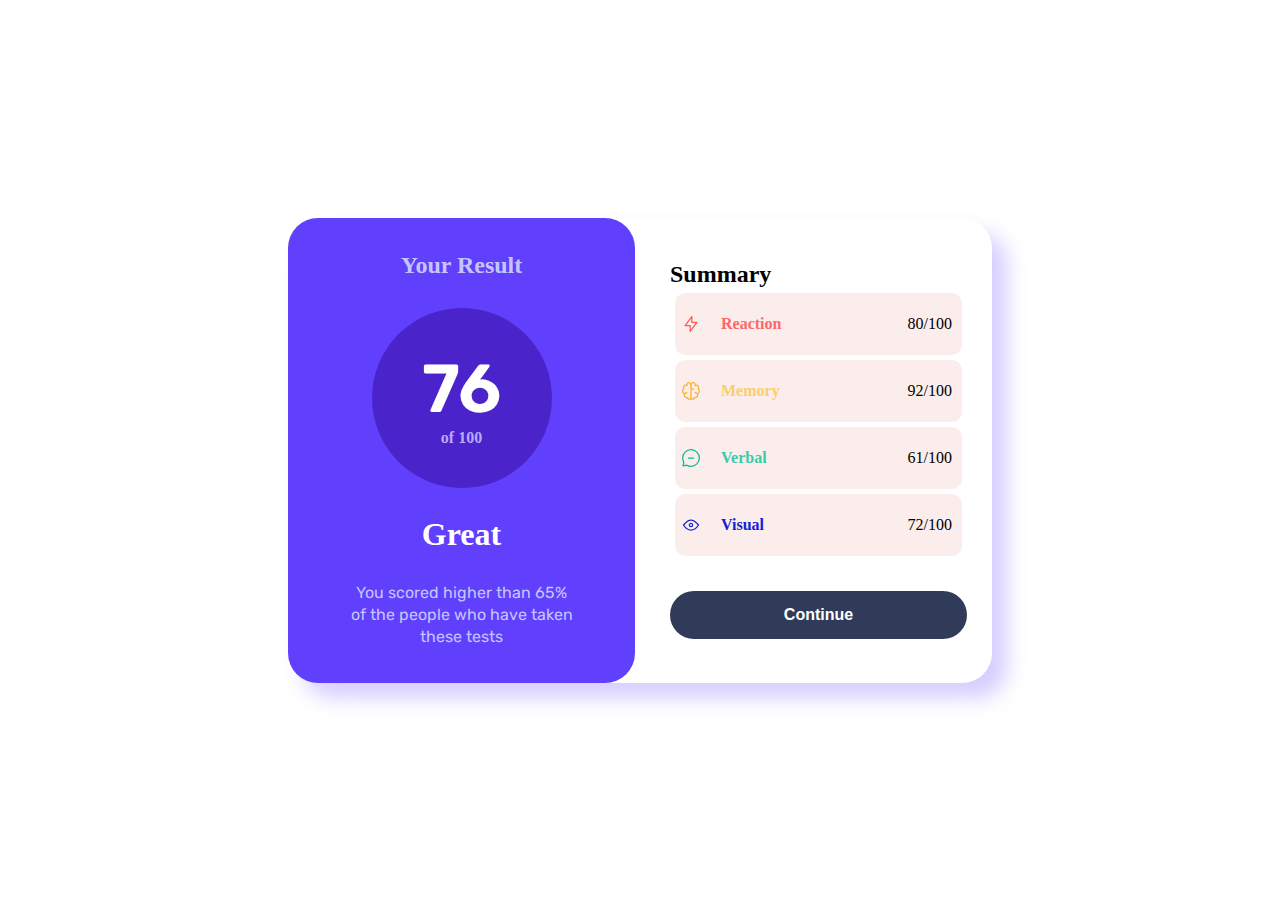
<file: index.html>
<!DOCTYPE html>
<html lang="en">
<head>
    <meta charset="UTF-8">
    <meta http-equiv="X-UA-Compatible" content="IE=edge">
    <link rel="preconnect" href="https://fonts.googleapis.com">
    <link rel="preconnect" href="https://fonts.gstatic.com" crossorigin>
    <link href="https://fonts.googleapis.com/css2?family=Rubik:wght@400;600&display=swap" rel="stylesheet">
    <meta name="viewport" content="width=device-width, initial-scale=1.0">
    <link rel="stylesheet" href="./css/index.css">
    <title>Result Sumary</title>
</head>
<body>
    <main class="container">
        <div class="container-section">
        <section class="result-component">
            <div class="result-component-title">
                <h2>Your Result</h2>
            </div>
            <div class="result-component-numbers">
                <div class="numbers">
                    <span>76</span>
                    <span>of 100</span>
                </div>              
            </div>
            <div class="result-component-status">
               <div class="status">
                Great
               </div>
            </div>
            <div class="result-component-paragraph">
                <p>You scored higher than 65% of the people who have taken these tests</p>
            </div>
        </section>

        <section class="sumary-component">
         <div class="sumary-component-title">
            <h2>Summary</h2>
        </div>
        <div class="summary-component-list">
            <div class="reaction">
                <div class="reaction-icon-title"><img src="./assets/images/icon-reaction.svg" alt="icon-reaction">
                    <div class="reaction-title">
                        <p>Reaction</p>
                    </div>
                </div>
                 
               
                <div class="reaction-status">
                    <p>80/100</p>
                </div>
            </div>
            <div class="memory">
                <div class="memory-icon-title">
                    <img src="./assets/images/icon-memory.svg" alt="memory-icon">
                    <div class="memory-title">
                        <p>Memory</p>
                    </div>
                </div>
                
                <div class="memory-status">
                    <p>92/100</p>
                </div>
            </div>
            <div class="verbal">
                <div class="verbal-icon-title">
                    <img src="./assets/images/icon-verbal.svg" alt="verbal-icon">
                    <div class="verbal-title">
                        <p>Verbal</p>
                    </div>
                </div>
                
                <div class="verbal-status">
                    <p>61/100</p>
                </div>
            </div>
            <div class="visual">
                <div class="visual-icon-title">
                    <img src="./assets/images/icon-visual.svg" alt="visual-icon">
                    <div class="visual-title">
                        <p>Visual</p>
                    </div>
                </div>
               
                <div class="visual-status">
                    <p>72/100</p>
                </div>
            </div>
        </div>      
        <div class="summary-component-button">
            <button id="After-button" class="button">
                Continue
            </button>
        </div>
        </section>
         </div>
    </main>
    <script src="./index.js"></script>
</body>
</html>
</file>
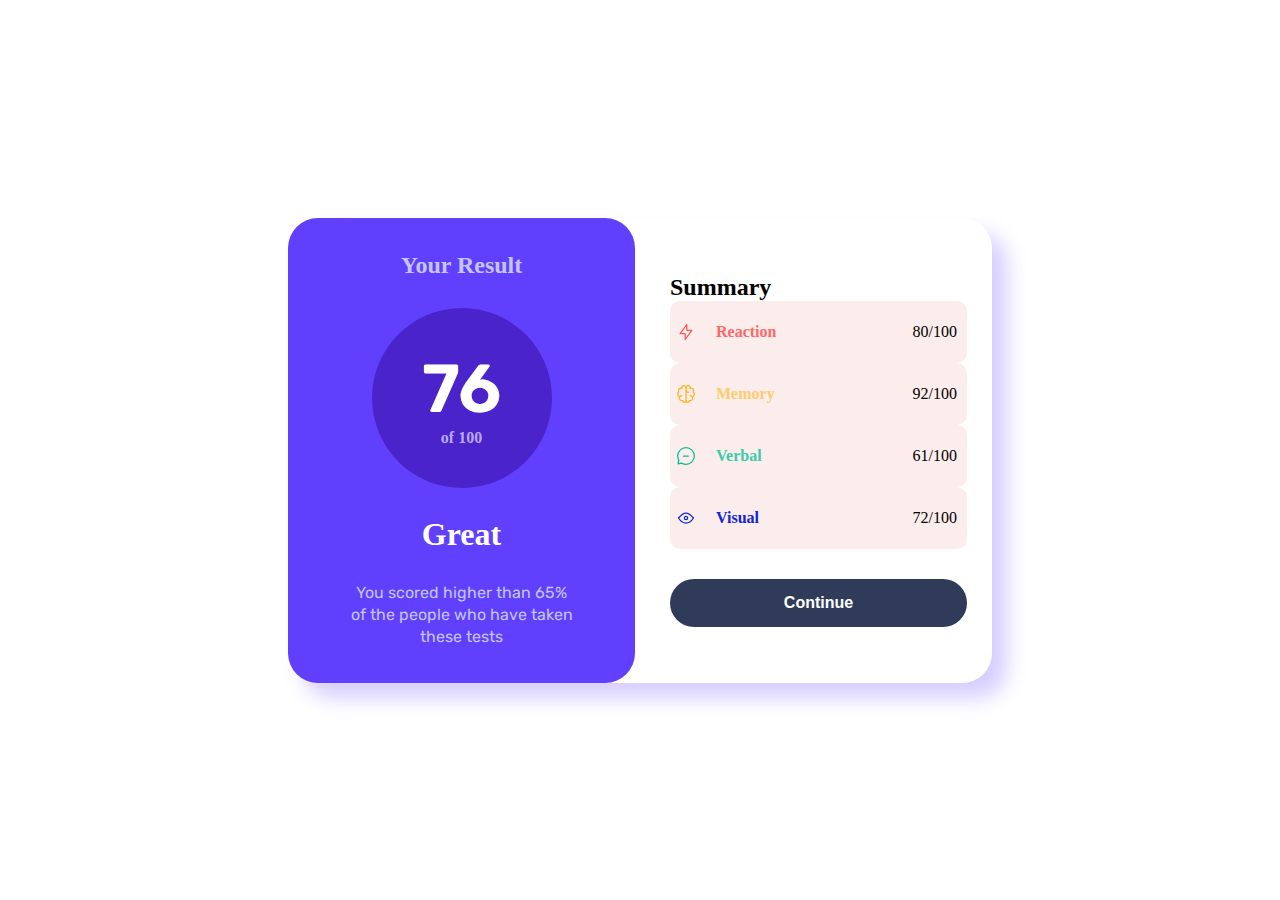
<file: sumary/index.html>
<!DOCTYPE html>
<html lang="en">
<head>
    <meta charset="UTF-8">
    <meta http-equiv="X-UA-Compatible" content="IE=edge">
    <link rel="preconnect" href="https://fonts.googleapis.com">
    <link rel="preconnect" href="https://fonts.gstatic.com" crossorigin>
    <link href="https://fonts.googleapis.com/css2?family=Rubik:wght@400;600&display=swap" rel="stylesheet">
    <meta name="viewport" content="width=device-width, initial-scale=1.0">
    <link rel="stylesheet" href="./css/index.css">
    <title>Result Sumary</title>
</head>
<body>
    <main class="container">
        <div class="container-section">
        <section class="result-component">
            <div class="result-component-title">
                <h2>Your Result</h2>
            </div>
            <div class="result-component-numbers">
                <div class="numbers">
                    <span>76</span>
                    <span>of 100</span>
                </div>              
            </div>
            <div class="result-component-status">
               <div class="status">
                Great
               </div>
            </div>
            <div class="result-component-paragraph">
                <p>You scored higher than 65% of the people who have taken these tests</p>
            </div>
        </section>

        <section class="sumary-component">
         <div class="sumary-component-title">
            <h2>Summary</h2>
        </div>
        <div class="summary-component-list">
            <div class="reaction">
                <div class="reaction-icon-title"><img src="./assets/images/icon-reaction.svg" alt="icon-reaction">
                    <div class="reaction-title">
                        <p>Reaction</p>
                    </div>
                </div>
                 
               
                <div class="reaction-status">
                    <p>80/100</p>
                </div>
            </div>
            <div class="memory">
                <div class="memory-icon-title">
                    <img src="./assets/images/icon-memory.svg" alt="memory-icon">
                    <div class="memory-title">
                        <p>Memory</p>
                    </div>
                </div>
                
                <div class="memory-status">
                    <p>92/100</p>
                </div>
            </div>
            <div class="verbal">
                <div class="verbal-icon-title">
                    <img src="./assets/images/icon-verbal.svg" alt="verbal-icon">
                    <div class="verbal-title">
                        <p>Verbal</p>
                    </div>
                </div>
                
                <div class="verbal-stauts">
                    <p>61/100</p>
                </div>
            </div>
            <div class="visual">
                <div class="visual-icon-title">
                    <img src="./assets/images/icon-visual.svg" alt="visual-icon">
                    <div class="visual-title">
                        <p>Visual</p>
                    </div>
                </div>
               
                <div class="visual-status">
                    <p>72/100</p>
                </div>
            </div>
        </div>      
        <div class="summary-component-button">
            <button class="button">
                Continue
            </button>
        </div>
        </section>
         </div>
    </main>
    
</body>
</html>
</file>
<file: css/index.css>
@import 'result-component.css';
@import 'summary-components.css';
@import "./colors.css";
body {
    margin: 0;
    padding: 0;
}

.container {
    display: flex;
    justify-content: center;
    align-items: center;
    width: 100%;
    height: 100vh;
}

.container-section{
    width: 55%;
    height: 465px;
    display: flex;
    border-radius: 30px;
    box-shadow: 15px 15px 20px #a391ff71;
}

@media screen and (max-width: 768px) {
    .container {
      flex-direction: column;
      margin-top: 90px;
      margin-bottom: 90px;
    }
  
    .container-section {
      width: 90%;
      height: auto;
      margin-top: 30px;
      margin-bottom: 30px;
      max-width: 100%;
    }
}







@media screen and (max-width: 767px) {
    .result-component {
      padding: 20px 25px;
    }
  
    .result-component-numbers {
      flex-direction: row;
    }
  
    .numbers {
      width: 60px;
      height: 60px;
      padding: 45px;
      font-size: 24px;
    }
  
    .numbers span:nth-child(1) {
      font-size: 48px;
    }
  
    .result-component-paragraph {
      margin-top: 20px;
    }
  
    .result-paragraph {
      width: 90%;
      font-size: 14px;
      line-height: 20px;
    }
  }
  
  @media screen and (max-width: 375px) {
    .result-component {
      padding: 10px 10px;
    }
  
    .numbers {
      width: 60px;
      height: 60px;
      padding:40px;
      font-size: 24px;
    }
  }






  @media (max-width: 768px) {
    .summary-component {
      padding: 20px;
    }
  
    .summary-component-title h2 {
      text-align: center;
    }
  
    .summary-component-list {
      margin-top: 10px;
    }
  
    .reaction,
    .memory,
    .verbal,
    .visual {
      padding: 15px;
      display: flex;
      flex-direction: column;
    }
  
    .reaction-icon-title,
    .memory-icon-title,
    .verbal-icon-title,
    .visual-icon-title {
      gap: 10px;
      flex-direction: column;
      align-items: center;
    }
  
    .summary-component-button button {
      padding: 12px 0;
      font-size: 14px;
    }
  
    .bold {
      font-weight: bold;
    }
}
</file>
<file: sumary/css/index.css>
@import 'result-component.css';
@import 'summary-components.css';
body {
    margin: 0;
    padding: 0;
}

.container {
    display: flex;
    justify-content: center;
    align-items: center;
    width: 100%;
    height: 100vh;
}

.container-section{
    width: 55%;
    height: 465px;
    display: flex;
    border-radius: 30px;
    box-shadow: 15px 15px 20px #a391ff71;
}
</file>
